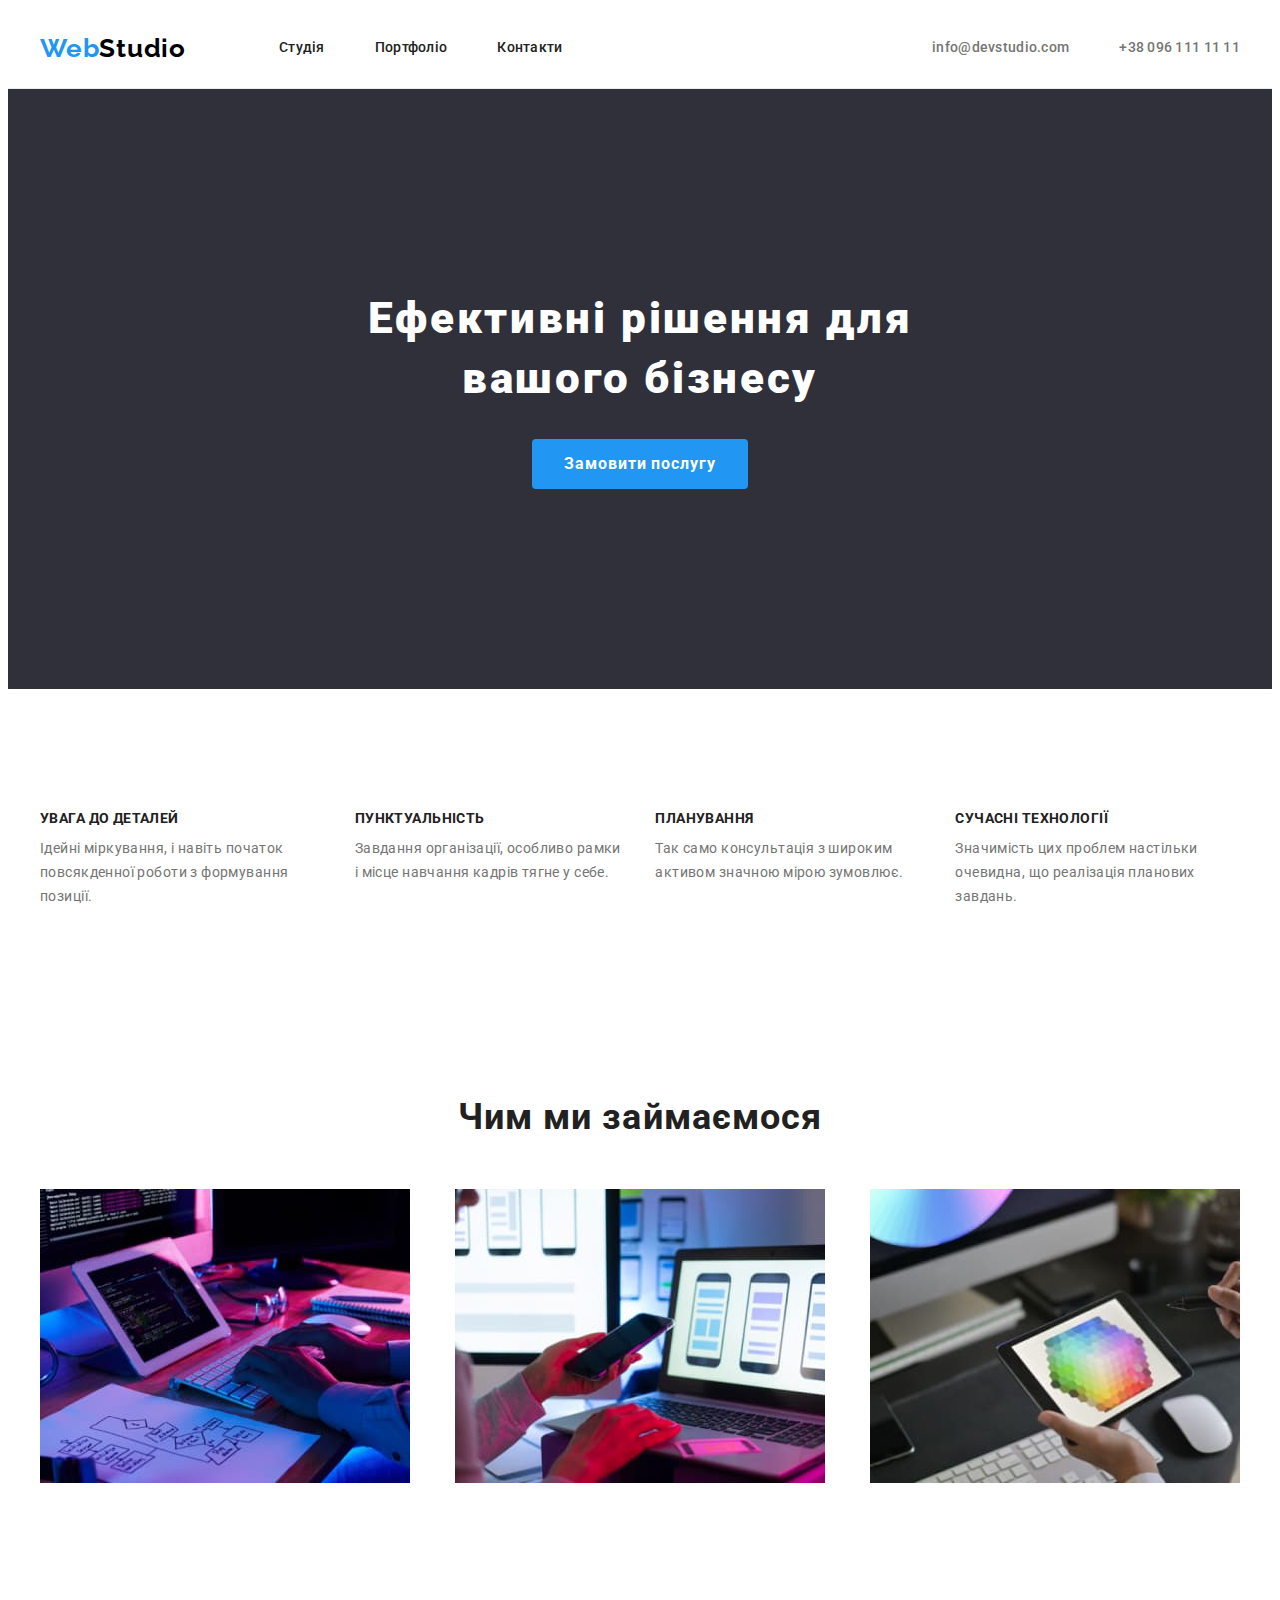
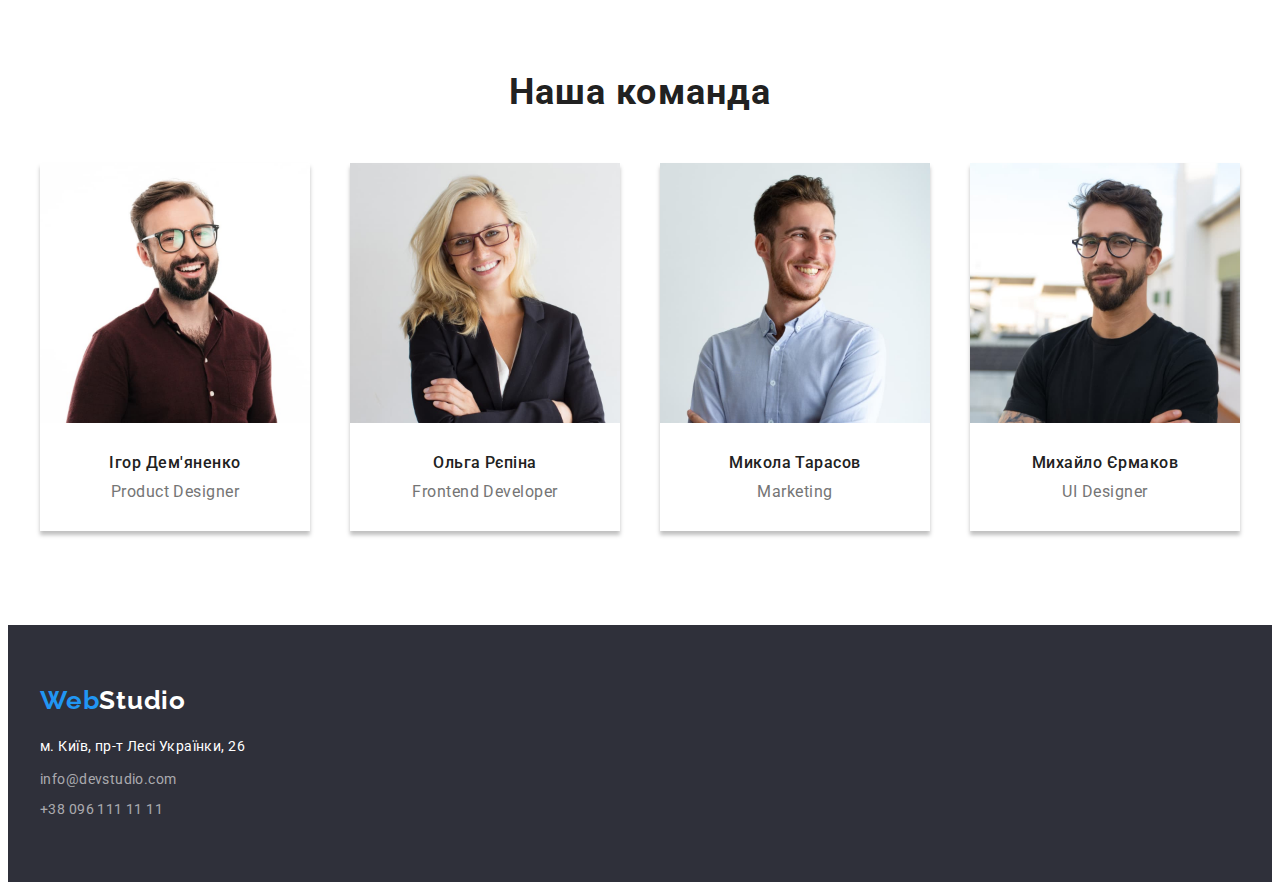
<file: index.html>
<!DOCTYPE html>
<html lang="ru">
  <head>
    <meta charset="UTF-8" />
    <meta http-equiv="X-UA-Compatible" content="IE=edge" />
    <meta name="viewport" content="width=device-width, initial-scale=1.0" />
    <link rel="preconnect" href="https://fonts.googleapis.com" />
    <link rel="preconnect" href="https://fonts.gstatic.com" crossorigin />
    <link
      href="https://fonts.googleapis.com/css2?family=Raleway:wght@700&family=Roboto:wght@400;500;700;900&display=swap"
      rel="stylesheet"
    />
    <link
      rel="stylesheet"
      href="https://cdnjs.cloudflare.com/ajax/libs/modern-normalize/1.1.0/modern-normalize.min.css"
      integrity="sha512-wpPYUAdjBVSE4KJnH1VR1HeZfpl1ub8YT/NKx4PuQ5NmX2tKuGu6U/JRp5y+Y8XG2tV+wKQpNHVUX03MfMFn9Q=="
      crossorigin="anonymous"
      referrerpolicy="no-referrer"
    />
    <title>Document</title>
    <link rel="stylesheet" href="./css/styles.css" />
  </head>
  <body>
    <!-- Шапка сайту -->

    <header class="header">
      <div class="container header-flex">
        <nav class="header-nav">
          <a class="logo" href="./index.html"
            ><span class="logo-accent">Web</span>Studio</a
          >

          <ul class="nav-list">
            <li class="nav-item"><a class="nav-link" href="">Студія</a></li>
            <li class="nav-item">
              <a class="nav-link" href="./portfolio.html">Портфоліо</a>
            </li>
            <li class="nav-item"><a class="nav-link" href="">Контакти</a></li>
          </ul>
        </nav>

        <ul class="auth-list">
          <li class="auth-item">
            <a class="auth-link" href="mailto:info@devstudio.com"
              >info@devstudio.com</a
            >
          </li>
          <li class="auth-item">
            <a class="auth-link" href="tel:+380961111111">+38 096 111 11 11</a>
          </li>
        </ul>
      </div>
    </header>

    <main>
      <!-- Основна секція -->
      <section class="hero">
        <div class="container">
          <h1 class="hero-title">
            Ефективні рішення для <br />
            вашого бізнесу
          </h1>
          <button class="hero-btn" type="button">Замовити послугу</button>
        </div>
      </section>

      <!-- Секція переваги -->
      <section class="benefits">
        <div class="container">
          <h2 class="benefits-title">Наші переваги</h2>
          <ul class="benefits-list">
            <li class="benefits-item">
              <h3 class="benefits-subtitle">УВАГА ДО ДЕТАЛЕЙ</h3>
              <p class="benefits-text">
                Ідейні міркування, і навіть початок повсякденної роботи з
                формування позиції.
              </p>
            </li>
            <li class="benefits-item">
              <h3 class="benefits-subtitle">ПУНКТУАЛЬНІСТЬ</h3>
              <p class="benefits-text">
                Завдання організації, особливо рамки і місце навчання кадрів
                тягне у себе.
              </p>
            </li>
            <li class="benefits-item">
              <h3 class="benefits-subtitle">ПЛАНУВАННЯ</h3>
              <p class="benefits-text">
                Так само консультація з широким активом значною мірою зумовлює.
              </p>
            </li>
            <li class="benefits-item">
              <h3 class="benefits-subtitle">СУЧАСНІ ТЕХНОЛОГІЇ</h3>
              <p class="benefits-text">
                Значимість цих проблем настільки очевидна, що реалізація
                планових завдань.
              </p>
            </li>
          </ul>
        </div>
      </section>

      <!-- Секція робота -->
      <section class="work">
        <div class="container">
          <h2 class="work-title">Чим ми займаємося</h2>
          <ul class="work-list">
            <li>
              <img src="./images/benefits/box1.jpg" alt="ПК" width="370" />
            </li>
            <li>
              <img
                src="./images/benefits/box2.jpg"
                alt="Мобільний"
                width="370"
              />
            </li>
            <li>
              <img src="./images/benefits/box3.jpg" alt="Лаптоп" width="370" />
            </li>
          </ul>
        </div>
      </section>

      <!-- Секція наша команда -->
      <section class="team">
        <div class="container">
          <h2 class="team-title">Наша команда</h2>
          <ul class="team-list">
            <li class="team-item">
              <img
                class="team-photo"
                src="./images/team/img1.jpg"
                alt="Дизайнер"
                width="270"
              />
              <h3 class="team-subtitle">Ігор Дем'яненко</h3>
              <p class="team-text" lang="en">Product Designer</p>
            </li>
            <li class="team-item">
              <img
                class="team-photo"
                src="./images/team/img2.jpg"
                alt="Розробник"
                width="270"
              />
              <h3 class="team-subtitle">Ольга Рєпіна</h3>
              <p class="team-text" lang="en">Frontend Developer</p>
            </li>
            <li class="team-item">
              <img
                class="team-photo"
                src="./images/team/img3.jpg"
                alt="Менеджер"
                width="270"
              />
              <h3 class="team-subtitle">Микола Тарасов</h3>
              <p class="team-text" lang="en">Marketing</p>
            </li>
            <li class="team-item">
              <img
                class="team-photo"
                src="./images/team/img4.jpg"
                alt="Дизайнер"
                width="270"
              />
              <h3 class="team-subtitle">Михайло Єрмаков</h3>
              <p class="team-text" lang="en">UI Designer</p>
            </li>
          </ul>
        </div>
      </section>
    </main>

    <!-- Футер -->
    <footer class="footer">
      <div class="container">
        <a class="footer-logo" href="./index.html"
          ><span class="logo-accent">Web</span>Studio</a
        >
        <address class="footer-address">
          <span class="footer-street"> м. Київ, пр-т Лесі Українки, 26</span>

          <a class="footer-link footer-mail" href="mailto:info@devstudio.com"
            >info@devstudio.com</a
          >
          <a class="footer-link" href="tel:+380961111111">+38 096 111 11 11</a>
        </address>
      </div>
    </footer>
  </body>
</html>
</file>
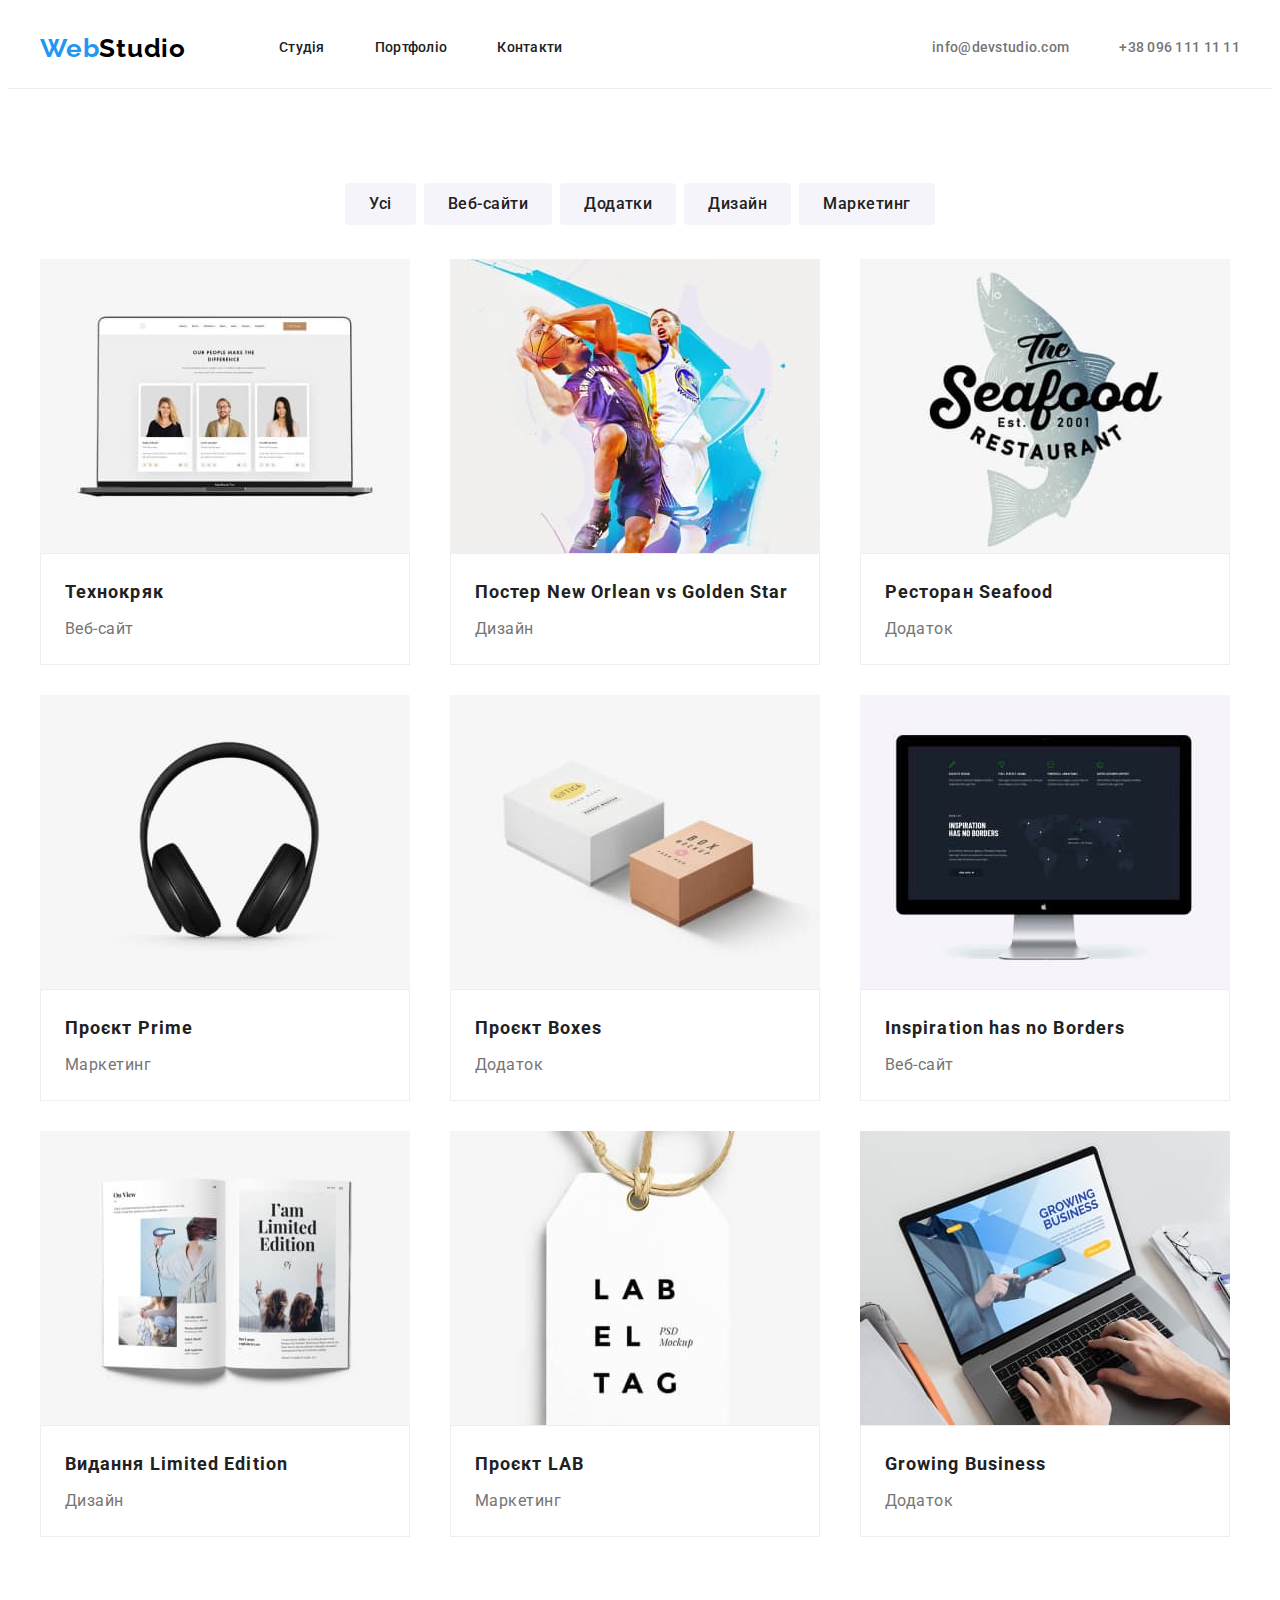
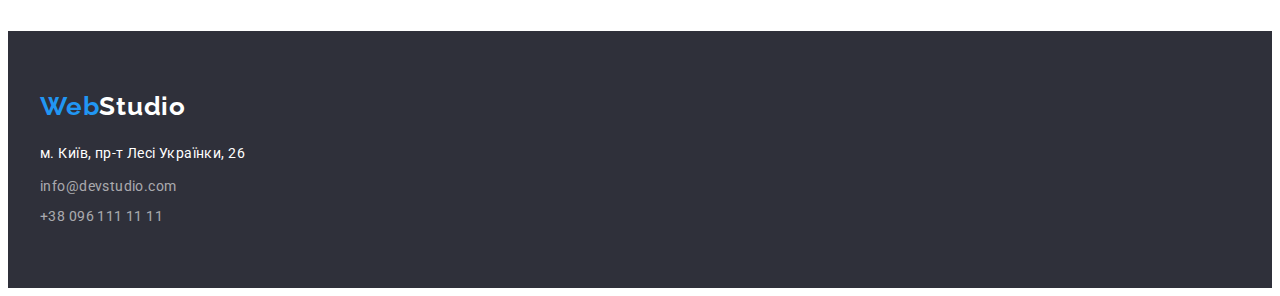
<file: portfolio.html>
<!DOCTYPE html>
<html lang="ru">
  <head>
    <meta charset="UTF-8" />
    <meta http-equiv="X-UA-Compatible" content="IE=edge" />
    <meta name="viewport" content="width=device-width, initial-scale=1.0" />
    <link rel="preconnect" href="https://fonts.googleapis.com" />
    <link rel="preconnect" href="https://fonts.gstatic.com" crossorigin />
    <link
      href="https://fonts.googleapis.com/css2?family=Raleway:wght@700&family=Roboto:wght@400;500;700;900&display=swap"
      rel="stylesheet"
    />
    <title>Document</title>
    <link rel="stylesheet" href="./css/styles.css" />
  </head>
  <body>
    <!-- Шапка сайту -->
    <header class="header">
      <div class="container header-flex">
        <nav class="header-nav">
          <a class="logo" href="./index.html"
            ><span class="logo-accent">Web</span>Studio</a
          >

          <ul class="nav-list">
            <li class="nav-item"><a class="nav-link" href="./index.html">Студія</a></li>
            <li class="nav-item">
              <a class="nav-link" href="./portfolio.html">Портфоліо</a>
            </li>
            <li class="nav-item"><a class="nav-link" href="">Контакти</a></li>
          </ul>
        </nav>

        <ul class="auth-list">
          <li class="auth-item">
            <a class="auth-link" href="mailto:info@devstudio.com"
              >info@devstudio.com</a
            >
          </li>
          <li class="auth-item">
            <a class="auth-link" href="tel:+380961111111">+38 096 111 11 11</a>
          </li>
        </ul>
      </div>
    </header>

    <main>
      <section class="project">
        <div class="container">
          <h1 class="project-title">Наші проекти</h1>
          <ul class="project-list-btn">
            <li class="project-btn-item">
              <button class="project-btn" type="button">Усі</button>
            </li>
            <li class="project-btn-item">
              <button class="project-btn" type="button">Веб-сайти</button>
            </li>
            <li class="project-btn-item">
              <button class="project-btn" type="button">Додатки</button>
            </li>
            <li class="project-btn-item">
              <button class="project-btn" type="button">Дизайн</button>
            </li>
            <li class="project-btn-item">
              <button class="project-btn" type="button">Маркетинг</button>
            </li>
          </ul>

          <ul class="project-list">
            <li class="project-list-item">
              <a class="project-link" href="">
                <img
                  class="project-image"
                  src="./images/works/img1.jpg"
                  alt="Ноутбук"
                  width="370"
                />
                <div class="project-info">
                  <h2 class="project-subtitle">Технокряк</h2>
                  <p class="project-text">Веб-сайт</p>
                </div>
              </a>
            </li>

            <li class="project-list-item">
              <a class="project-link" href="">
                <img
                  class="project-image"
                  src="./images/works/img2.jpg"
                  alt="Постер"
                  width="370"
                />
                <div class="project-info">
                  <h2 class="project-subtitle">
                    Постер <span lang="en">New Orlean vs Golden Star</span>
                  </h2>
                  <p class="project-text">Дизайн</p>
                </div>
              </a>
            </li>

            <li class="project-list-item">
              <a class="project-link" href="">
                <img
                  class="project-image"
                  src="./images/works/img3.jpg"
                  alt="Ресторан"
                  width="370"
                />
                <div class="project-info">
                  <h2 class="project-subtitle">
                    Ресторан <span lang="en">Seafood</span>
                  </h2>
                  <p class="project-text">Додаток</p>
                </div>
              </a>
            </li>

            <li class="project-list-item">
              <a class="project-link" href="">
                <img
                  class="project-image"
                  src="./images/works/img4.jpg"
                  alt="Навушники"
                  width="370"
                />
                <div class="project-info">
                  <h2 class="project-subtitle">
                    Проєкт <span lang="en">Prime</span>
                  </h2>
                  <p class="project-text">Маркетинг</p>
                </div>
              </a>
            </li>

            <li class="project-list-item">
              <a class="project-link" href="">
                <img
                  class="project-image"
                  src="./images/works/img5.jpg"
                  alt="коробки"
                  width="370"
                />
                <div class="project-info">
                  <h2 class="project-subtitle">
                    Проєкт <span lang="en">Boxes</span>
                  </h2>
                  <p class="project-text">Додаток</p>
                </div>
              </a>
            </li>

            <li class="project-list-item">
              <a class="project-link" href="">
                <img
                  class="project-image"
                  src="./images/works/img6.jpg"
                  alt="Монітор"
                  width="370"
                />
                <div class="project-info">
                  <h2 class="project-subtitle" lang="en">
                    Inspiration has no Borders
                  </h2>
                  <p class="project-text">Веб-сайт</p>
                </div>
              </a>
            </li>

            <li class="project-list-item">
              <a class="project-link" href="">
                <img
                  class="project-image"
                  src="./images/works/img7.jpg"
                  alt="Книга"
                  width="370"
                />
                <div class="project-info">
                  <h2 class="project-subtitle">
                    Видання <span lang="en">Limited Edition</span>
                  </h2>
                  <p class="project-text">Дизайн</p>
                </div>
              </a>
            </li>

            <li class="project-list-item">
              <a class="project-link" href="">
                <img
                  class="project-image"
                  src="./images/works/img8.jpg"
                  alt="Лейба"
                  width="370"
                />
                <div class="project-info">
                  <h2 class="project-subtitle">
                    Проєкт <span lang="en">LAB</span>
                  </h2>
                  <p class="project-text">Маркетинг</p>
                </div>
              </a>
            </li>

            <li class="project-list-item">
              <a class="project-link" href="">
                <img
                  class="project-image"
                  src="./images/works/img9.jpg"
                  alt="Ноутбук"
                  width="370"
                />
                <div class="project-info">
                  <h2 class="project-subtitle" lang="en">Growing Business</h2>
                  <p class="project-text">Додаток</p>
                </div>
              </a>
            </li>
          </ul>
        </div>
      </section>
    </main>

    <!-- Футер -->
    <footer class="footer">
      <div class="container">
        <a class="footer-logo" href="./index.html"
          ><span class="logo-accent">Web</span>Studio</a
        >
        <address class="footer-address">
          <span class="footer-street"> м. Київ, пр-т Лесі Українки, 26</span>

          <a class="footer-link footer-mail" href="mailto:info@devstudio.com"
            >info@devstudio.com</a
          >
          <a class="footer-link" href="tel:+380961111111">+38 096 111 11 11</a>
        </address>
      </div>
    </footer>
  </body>
</html>
</file>
<file: css/styles.css>
/* Колір проекту */
:root {
  --brand-color: #2196f3;
  --main-color: #757575;
  --second-color: #212121;
  --white-color: #ffffff;
}

/* Закальні стилі */
body {
  background-color: var(--white-color);
  color: var(--main-color);

  font-family: Roboto, sans-serif;
}

img {
  display: block;
}

.container {
  width: 1200px;
  margin: 0 auto;
  padding: 0 15px;
}

/* Загальні сброси стилів */

h1,
p {
  margin: 0;
}

h2,
h3,
h4,
h5,
h6 {
  margin: 0;
  color: var(--second-color);
}

a {
  text-decoration: none;
}

ul {
  margin: 0;
  padding: 0;
  list-style: none;
}

/* Шапка сайту */

.header {
  border-bottom: 1px solid #ececec;
}

.header-flex {
  display: flex;
  align-items: center;
}

.header-nav {
  display: flex;
  align-items: center;
}

.logo {
  margin-right: 93px;

  color: #000000;

  font-family: Raleway;
  font-weight: 700;
  font-size: 26px;
  line-height: 1.17;
  letter-spacing: 0.03em;
}

.logo-accent {
  color: var(--brand-color);
}

.nav-list {
  display: flex;

  color: var(--second-color);

  font-weight: 500;
  font-size: 14px;
  line-height: 1.14;
  letter-spacing: 0.02em;
}

.nav-link {
  display: block;
  padding-top: 32px;
  padding-bottom: 32px;

  color: inherit;
}

.nav-link:hover,
.nav-link:focus {
  color: var(--brand-color);
}

.nav-item:not(:last-child) {
  margin-right: 50px;
}

.auth-list {
  display: flex;
  margin-left: auto;

  font-weight: 500;
  font-size: 14px;
  line-height: 1.14;
  letter-spacing: 0.02em;
}

.auth-item:not(:last-child) {
  margin-right: 50px;
}

.auth-link {
  display: block;
  padding-top: 32px;
  padding-bottom: 32px;

  color: inherit;
}

.auth-link:hover,
.auth-link:focus {
  color: var(--brand-color);
}

/* Основна секція */

.hero {
  background-color: #2f303a;

  padding-top: 200px;
  padding-bottom: 200px;

  text-align: center;
}

.hero-title {
  color: var(--white-color);

  margin-bottom: 30px;

  font-weight: 900;
  font-size: 44px;
  line-height: 1.36;
  letter-spacing: 0.06em;
}

.hero-btn {
  display: inline-block;
  padding: 10px 32px;
  min-width: 216px;
  border-radius: 4px;
  border: transparent;

  background-color: var(--brand-color);
  color: var(--white-color);

  cursor: pointer;

  font-family: inherit;
  font-weight: 700;
  font-size: 16px;
  line-height: 1.88;
  letter-spacing: 0.06em;
}

.hero-btn:hover,
.hero-btn:focus {
  background-color: #188ce8;
}

/* Секція переваги */

.benefits {
  padding: 94px 0;
}

.benefits-title {
  visibility: hidden;
}

.benefits-list {
  display: flex;
}

.benefits-item {
  min-width: 270px;
}

.benefits-item:not(:last-child) {
  margin-right: 30px;
}

.benefits-subtitle {
  margin-bottom: 10px;

  font-weight: 700;
  font-size: 14px;
  line-height: 1.14;
  letter-spacing: 0.03em;
}

.benefits-text {
  font-weight: 400;
  font-size: 14px;
  line-height: 1.71;
  letter-spacing: 0.03em;
}

/* Секція робота */

.work {
  padding: 94px 0;
}

.work-list {
  display: flex;
  justify-content: space-between;
}

.work-title {
  margin-bottom: 50px;

  font-weight: 700;
  font-size: 36px;
  line-height: 1.17;
  text-align: center;
  letter-spacing: 0.03em;
}

/* Секція наша команда */

.team {
  padding: 94px 0;
}

.team-title {
  margin-bottom: 50px;

  font-weight: 700;
  font-size: 36px;
  line-height: 1.17;
  text-align: center;
  letter-spacing: 0.03em;
}

.team-list {
  display: flex;
  justify-content: space-between;
}

.team-item {
  padding-bottom: 30px;

  text-align: center;
  box-shadow: 0px 4px 4px 0px #00000040;
}

.team-photo {
  margin-bottom: 30px;
}

.team-subtitle {
  margin-bottom: 10px;

  font-weight: 500;
  font-size: 16px;
  line-height: 1.19;
  letter-spacing: 0.03em;
}

.team-text {
  font-weight: 400;
  font-size: 16px;
  line-height: 1.19;
  letter-spacing: 0.03em;
}

/* Футер */

.footer {
  padding: 60px 0;

  background-color: #2f303a;
}

.footer-logo {
  display: inline-block;
  margin-bottom: 20px;

  color: var(--white-color);

  font-family: Raleway;
  font-weight: 700;
  font-size: 26px;
  line-height: 1.17;
  letter-spacing: 0.03em;
}

.footer-address {
  color: var(--white-color);

  font-style: normal;
  font-weight: 400;
  font-size: 14px;
  line-height: 1.71;
  letter-spacing: 0.03em;
}

.footer-street {
  display: inline-block;
  margin-bottom: 9px;
}

.footer-link {
  display: block;

  color: #ffffff99;
}

.footer-link:hover,
.footer-link:focus {
  color: var(--brand-color);
}

.footer-mail {
  margin-bottom: 6px;
}

/* ------------------------------------------------------------ */
/* Портфоліо */
.project {
  padding: 94px 0;
}

.project-title {
  content-visibility: hidden;
}

.project-list-btn {
  display: flex;
  justify-content: center;
  margin-bottom: 34px;
}

.project-btn-item:not(:last-child) {
  margin-right: 8px;
}

.project-btn {
  background-color: #f5f4fa;
  color: var(--second-color);
  border-radius: 4px;
  border-color: transparent;

  padding: 6px 22px;

  cursor: pointer;

  font-family: inherit;
  font-weight: 500;
  font-size: 16px;
  line-height: 1.63;
  letter-spacing: 0.03em;
}

.project-btn:hover,
.project-btn:focus {
  background-color: var(--brand-color);
  color: var(--white-color);
}

.project-list {
  display: flex;
  flex-wrap: wrap;
  gap: 30px;
}

.project-list-item {
  flex-basis: calc((100% - 60px) / 3);
}

.project-link {
  display: inline-block;
}

.project-info {
  border: 1px solid #eeeeee;

  padding: 20px 24px;
}

.project-subtitle {
  margin-bottom: 4px;
  font-size: 18px;
  line-height: 2;
  letter-spacing: 0.06em;
}

.project-text {
  color: var(--main-color);

  font-weight: 400;
  font-size: 16px;
  line-height: 1.88;
  letter-spacing: 0.03em;
}
</file>
